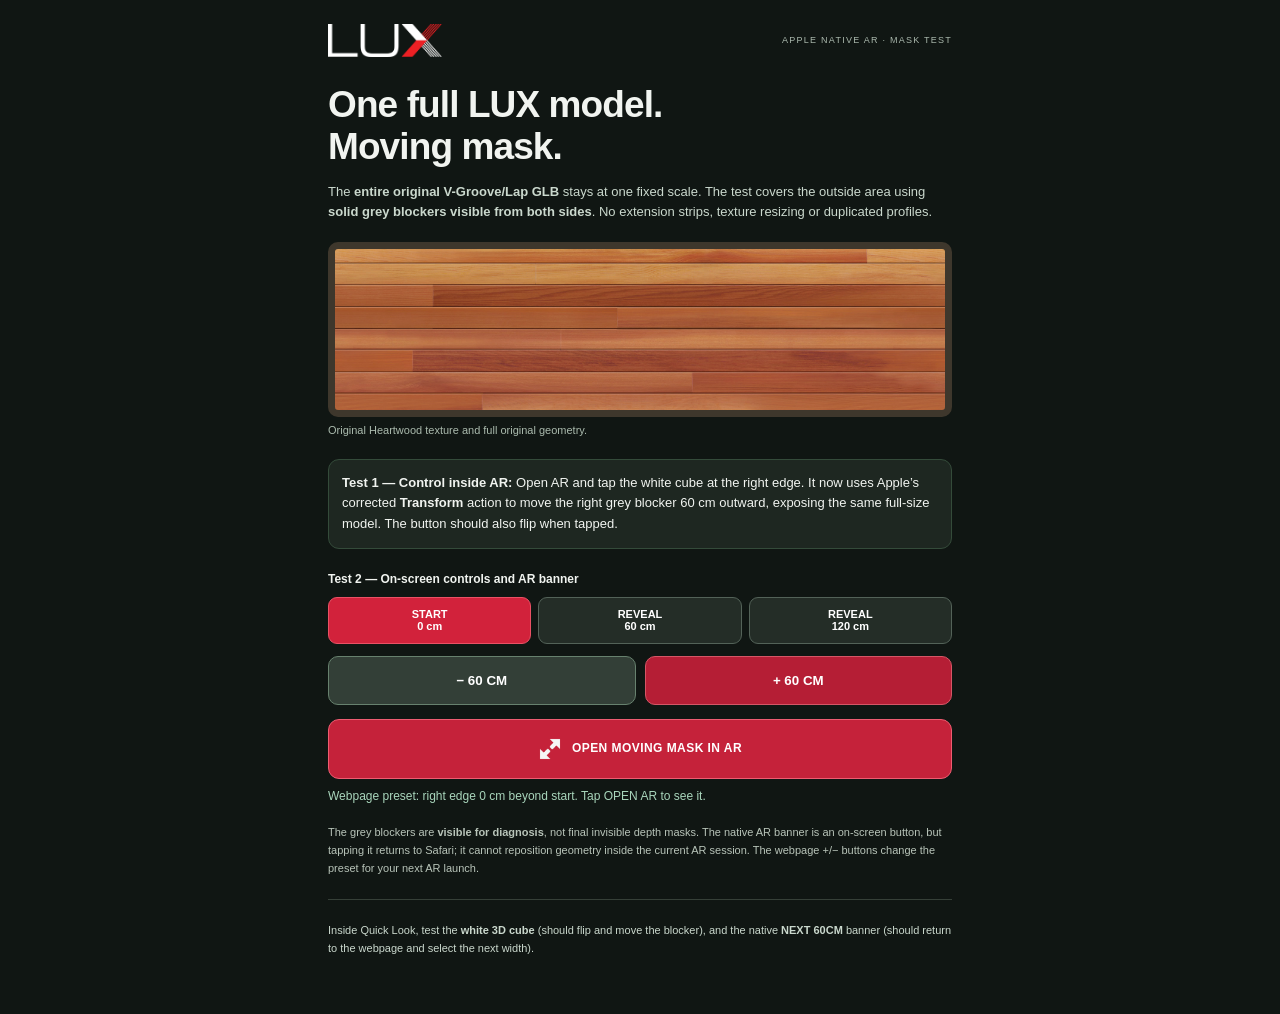
<file: quicklook-profile-test.html>
<!doctype html>
<html lang="en"><head>
<meta charset="utf-8"><meta name="viewport" content="width=device-width,initial-scale=1,viewport-fit=cover">
<meta name="theme-color" content="#111715"><title>LUX | Moving Mask AR Test</title>
<style>
*{box-sizing:border-box}body{margin:0;background:#101613;color:#f1f4f0;font:15px/1.4 -apple-system,BlinkMacSystemFont,"Segoe UI",sans-serif}
main{max-width:660px;padding:24px 18px 46px;margin:auto}
header{display:flex;align-items:center;justify-content:space-between;gap:12px}
header img{width:114px;max-height:55px;object-fit:contain}
header small{font-size:9px;letter-spacing:1.25px;color:#aab8ad;text-align:right}
h1{font-size:clamp(27px,7vw,37px);line-height:1.14;letter-spacing:-.9px;margin:27px 0 10px}
p{color:#cad8cd;font-size:13px;line-height:1.6}
.sample{height:175px;border:7px solid #3e372c;border-radius:10px;margin-top:19px;background:url("./Textures/Heartwood/LAP%20HEARTWOOD.jpg") center/cover}
.caption{display:block;color:#abbbae;font-size:11px;margin:6px 0 20px}
label{display:block;font-size:12px;font-weight:750;margin-top:22px;margin-bottom:9px}
#choices{display:grid;grid-template-columns:repeat(3,minmax(0,1fr));gap:7px;margin-bottom:12px}
#choices button{background:#242d27;border:1px solid #536258;color:white;border-radius:9px;min-height:47px;font-weight:700;font-size:11px}
#choices button[aria-pressed=true]{background:#d2223b;border-color:#ea5165}
.ar{min-height:60px;background:#c5223a;border:1px solid #ee5c71;border-radius:11px;text-decoration:none;display:flex;align-items:center;justify-content:center;gap:10px;color:white;font-weight:800;font-size:12px;letter-spacing:.45px}
.ar img{height:24px;width:24px;object-fit:contain}
.ar:after{content:"OPEN MOVING MASK IN AR";font-size:12px}
#status{font-size:12px;color:#a9d6bc;margin:8px 0 0}
.step{margin-top:18px;background:#1e2721;border:1px solid #344b3a;border-radius:11px;padding:13px;font-size:13px;line-height:1.6}
small.note{display:block;color:#b8c4b9;margin-top:17px;font-size:11px;line-height:1.65}
hr{border:0;border-top:1px solid #364038;margin:22px 0}
</style></head><body><main>
<header><img src="./LUX%20Logo%20white.png" alt="LUX"><small>APPLE NATIVE AR · MASK TEST</small></header>
<h1>One full LUX model.<br>Moving mask.</h1>
<p>The <strong>entire original V-Groove/Lap GLB</strong> stays at one fixed scale. The test covers the outside area using <strong>solid grey blockers visible from both sides</strong>. No extension strips, texture resizing or duplicated profiles.</p>
<div class="sample"></div>
<small class="caption">Original Heartwood texture and full original geometry.</small>
<div class="step"><strong>Test 1 — Control inside AR:</strong> Open AR and tap the white cube at the right edge. It now uses Apple’s corrected <strong>Transform</strong> action to move the right grey blocker 60 cm outward, exposing the same full-size model. The button should also flip when tapped.</div>
<label>Test 2 — On-screen controls and AR banner</label>
<div id="choices" role="group" aria-label="Preview different reveal positions">
<button data-step="0" aria-pressed="true">START<br>0 cm</button>
<button data-step="1" aria-pressed="false">REVEAL<br>60 cm</button>
<button data-step="2" aria-pressed="false">REVEAL<br>120 cm</button>
</div>
<div id="stepbuttons" style="display:grid;grid-template-columns:1fr 1fr;gap:9px;margin:9px 0 14px">
  <button id="shrink" type="button" style="min-height:49px;background:#333f37;color:#fff;border:1px solid #67816e;border-radius:10px;font-weight:800">− 60 CM</button>
  <button id="expand" type="button" style="min-height:49px;background:#b51e35;color:#fff;border:1px solid #d55666;border-radius:10px;font-weight:800">+ 60 CM</button>
</div>
<a id="ar" class="ar" rel="ar" href="./quicklook/lux-mask-test-0.usdz?v=6#callToAction=NEXT%2060CM&checkoutTitle=LUX%20Mask%20Test"><img src="./ICONS/EXPAND.png" alt="Open mask movement test in AR"></a>
<p id="status" role="status">Ready for the initial mask position.</p>
<small class="note">The grey blockers are <strong>visible for diagnosis</strong>, not final invisible depth masks. The native AR banner is an on-screen button, but tapping it returns to Safari; it cannot reposition geometry inside the current AR session. The webpage +/− buttons change the preset for your next AR launch.</small>
<hr>
<p style="font-size:11px">Inside Quick Look, test the <strong>white 3D cube</strong> (should flip and move the blocker), and the native <strong>NEXT 60CM</strong> banner (should return to the webpage and select the next width).</p>
</main>
<script>
(() => {
  const buttons=[...document.querySelectorAll('#choices button')];
  const ar=document.getElementById('ar');
  const status=document.getElementById('status');
  let value=0;
  function select(n){
    value=Math.max(0,Math.min(2,n));
    for(const button of buttons)button.setAttribute('aria-pressed',String(Number(button.dataset.step)===value));
    ar.href='./quicklook/lux-mask-test-'+value+'.usdz?v=6#callToAction=NEXT%2060CM&checkoutTitle=LUX%20Mask%20Test';
    status.textContent='Webpage preset: right edge '+(value*60)+' cm beyond start. Tap OPEN AR to see it.';
  }
  buttons.forEach(b=>b.addEventListener('click',()=>select(Number(b.dataset.step))));
  document.getElementById('expand').addEventListener('click',()=>select(value+1));
  document.getElementById('shrink').addEventListener('click',()=>select(value-1));
  ar.addEventListener('message',evt=>{
    if(evt.data==='_apple_ar_quicklook_button_tapped'){
      select((value+1)%3);
      status.textContent='AR on-screen button registered. Next width selected. Tap OPEN MOVING MASK IN AR to see it.';
    }
  });
  select(0);
})();
</script>
</body></html>
</file>
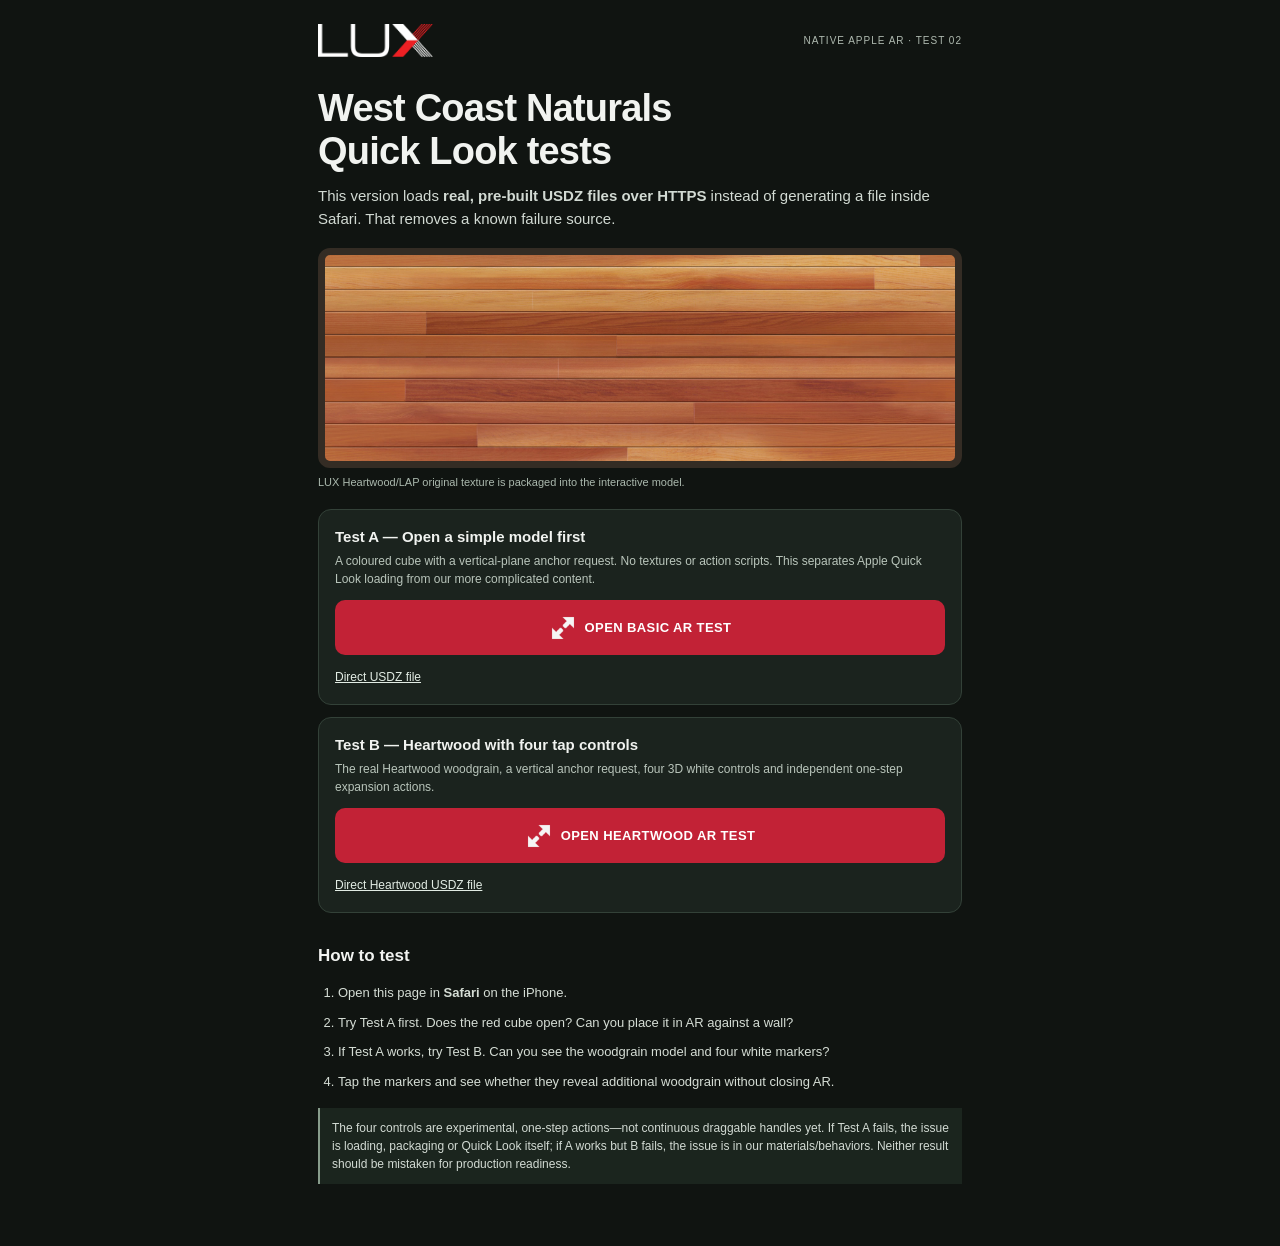
<file: quicklook-test.html>
<!doctype html>
<html lang="en">
<head>
<meta charset="utf-8">
<meta name="viewport" content="width=device-width,initial-scale=1,viewport-fit=cover">
<meta name="theme-color" content="#101411">
<title>LUX | Native Apple Quick Look tests</title>
<style>
*{box-sizing:border-box}
html,body{margin:0;min-height:100%;background:#101411;color:#f1f3f0;font:15px/1.5 -apple-system,BlinkMacSystemFont,"Segoe UI",sans-serif}
main{max-width:680px;margin:0 auto;padding:24px 18px 50px}
header{display:flex;align-items:center;justify-content:space-between;gap:12px}
header img{width:115px;max-height:55px;object-fit:contain}
header small{font-size:10px;letter-spacing:1px;color:#aeb9af}
h1{font-size:clamp(26px,6vw,38px);line-height:1.13;letter-spacing:-.8px;margin:30px 0 12px}
h2{font-size:17px;margin:30px 0 10px}
p{color:#d2dad3;margin:12px 0}
.preview{height:220px;background:url("./Textures/Heartwood/LAP%20HEARTWOOD.jpg") center/cover;border-radius:12px;border:7px solid #342c24;margin-top:18px}
small.caption{display:block;color:#abb9ae;font-size:11px;margin:6px 0 18px}
.two{display:grid;gap:12px}
.test{border:1px solid #334138;background:#1b231e;padding:16px;border-radius:13px}
.test strong{display:block;font-size:15px}
.test p{font-size:12px;color:#b9c5bb;margin:4px 0 12px}
.launch{background:#c22236;border-radius:10px;min-height:55px;display:flex;align-items:center;justify-content:center;text-decoration:none;color:white}
.launch:after{content:attr(data-label);font-size:13px;font-weight:800;letter-spacing:.4px;text-align:center;margin:0 9px}
.launch img{display:block;width:26px;height:26px;object-fit:contain;margin-left:10px}
a.ordinary{font-size:12px;color:#e2ece4;display:inline-block;margin-top:13px}
ol{margin:0 0 0 20px;padding:0;color:#d5ddd5;font-size:13px}
li{padding:5px 0}
.note{font-size:12px;padding:11px 12px;border-left:2px solid #879c8b;background:#1b251e}
</style>
</head>
<body><main>
<header><img src="./LUX%20Logo%20white.png" alt="LUX"><small>NATIVE APPLE AR · TEST 02</small></header>
<h1>West Coast Naturals<br>Quick Look tests</h1>
<p>This version loads <strong>real, pre-built USDZ files over HTTPS</strong> instead of generating a file inside Safari. That removes a known failure source.</p>
<div class="preview"></div>
<small class="caption">LUX Heartwood/LAP original texture is packaged into the interactive model.</small>
<div class="two">
<section class="test">
<strong>Test A — Open a simple model first</strong>
<p>A coloured cube with a vertical-plane anchor request. No textures or action scripts. This separates Apple Quick Look loading from our more complicated content.</p>
<a class="launch" rel="ar" href="./quicklook/lux-quicklook-smoke.usdz" data-label="OPEN BASIC AR TEST"><img alt="Open basic AR test" src="./ICONS/EXPAND.png"></a>
<a class="ordinary" href="./quicklook/lux-quicklook-smoke.usdz">Direct USDZ file</a>
</section>
<section class="test">
<strong>Test B — Heartwood with four tap controls</strong>
<p>The real Heartwood woodgrain, a vertical anchor request, four 3D white controls and independent one-step expansion actions.</p>
<a class="launch" rel="ar" href="./quicklook/lux-heartwood-interactive.usdz" data-label="OPEN HEARTWOOD AR TEST"><img alt="Open interactive Heartwood test" src="./ICONS/EXPAND.png"></a>
<a class="ordinary" href="./quicklook/lux-heartwood-interactive.usdz">Direct Heartwood USDZ file</a>
</section>
</div>
<h2>How to test</h2>
<ol>
<li>Open this page in <strong>Safari</strong> on the iPhone.</li>
<li>Try Test A first. Does the red cube open? Can you place it in AR against a wall?</li>
<li>If Test A works, try Test B. Can you see the woodgrain model and four white markers?</li>
<li>Tap the markers and see whether they reveal additional woodgrain without closing AR.</li>
</ol>
<p class="note">The four controls are experimental, one-step actions—not continuous draggable handles yet. If Test A fails, the issue is loading, packaging or Quick Look itself; if A works but B fails, the issue is in our materials/behaviors. Neither result should be mistaken for production readiness.</p>
</main></body></html>
</file>
